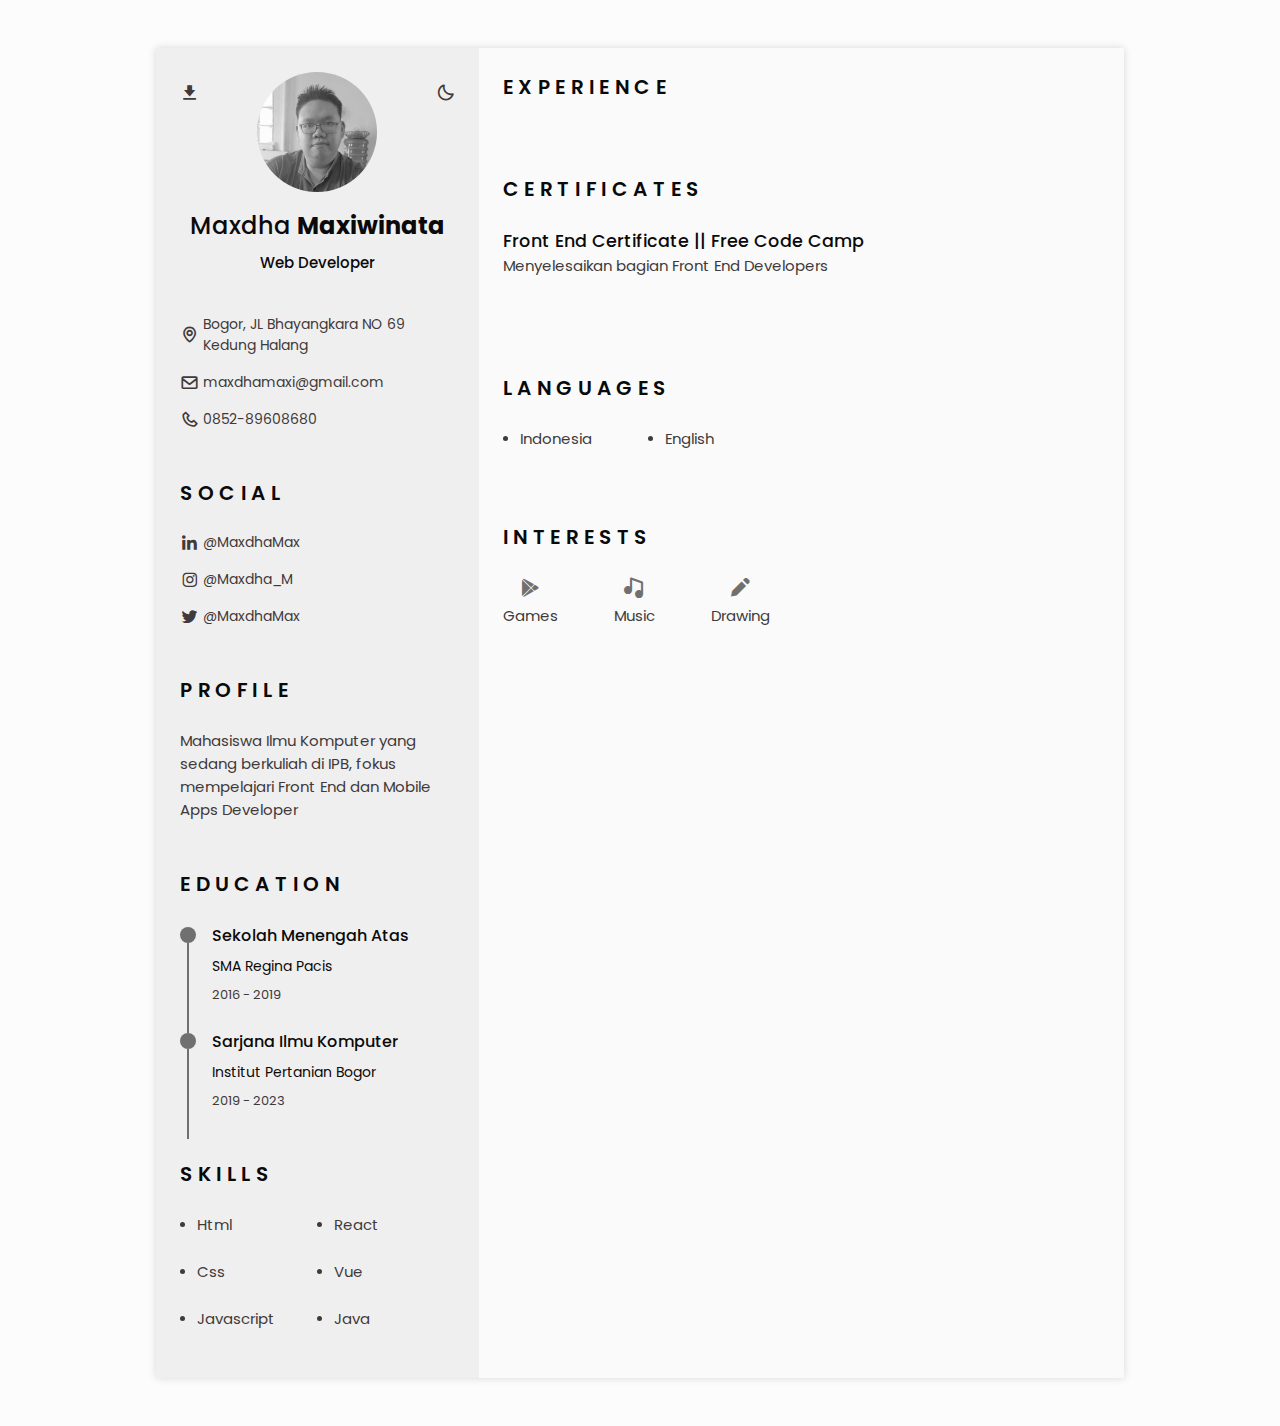
<file: index.html>
<!DOCTYPE html>
    <html lang="en">
    <head>
        <meta charset="UTF-8">
        <meta name="viewport" content="width=device-width, initial-scale=1.0">

        <!--========== BOX ICONS ==========-->
        <link rel="stylesheet" href="https://cdn.jsdelivr.net/npm/boxicons@latest/css/boxicons.min.css">

        <!--========== CSS ==========-->
        <link rel="stylesheet" href="assets/css/styles.css">

        <title>Resume CV || Maxdha Maxiwinata</title>
    </head>
    <body>
        <!--========== HEADER ==========-->
        <header class="l-header" id="header">
            <div class="nav bd-container">
                <a href="" class="nav__logo">Maxdha</a>

                <div class="nav__menu" id="nav-menu">
                    <ul class="nav__list">
                        <li class="nav__item">
                            <a href="#home" class="nav__link">
                                <i class='bx bx-home nav__icon' ></i>Home
                            </a>
                        </li>

                        <li class="nav__item">
                            <a href="#profile" class="nav__link">
                                <i class='bx bx-user nav__icon'></i>Profile
                            </a>
                        </li>

                        <li class="nav__item">
                            <a href="#education" class="nav__link">
                                <i class='bx bx-book-bookmark nav__icon' ></i> Education
                            </a>
                        </li>

                        <li class="nav__item">
                            <a href="#skills" class="nav__link">
                                <i class='bx bx-receipt nav__icon'></i>Skills
                            </a>
                        </li>

                        <li class="nav__item">
                            <a href="#experience" class="nav__link">
                                <i class='bx bx-briefcase nav__icon' ></i>Experience
                            </a>
                        </li>

                        <li class="nav__item">
                            <a href="#sertificate" class="nav__link">
                                <i class='bx bx-award nav__icon' ></i> Sertificate
                            </a>
                        </li>
                    </ul>
                </div>

                <div class="nav__toggle" id="nav-toggle">
                    <i class='bx bx-grid-small' ></i>
                </div>
            </div>
        </header>

        <main class="l-main bd-container">
            <!-- All elements within this div, is generated in PDF -->
            <div class="resume" id="area-cv">
                <div class="resume__left">
                    <!--========== HOME ==========-->
                    <section class="home" id="home">
                        <div class="home__container section bd-grid">
                            <div class="home__data bd-grid">
                                <img src="assets/img/Maxdha bw.jpg" alt="" class="home__img">

                                <h1 class="home__title">Maxdha <b> Maxiwinata</b></h1>
                                <h3 class="home__profession">Web Developer</h3>

                                <!-- Button to generate and download the pdf. Available for desktop. -->
                                <div>
                                    <a href="assets/pdf/CV Maxdha.pdf" class="home__button-movil">Download</a>
                                </div>
                            </div>

                            <div class="home__address bd-grid">
                                <span class="home__information">
                                    <i class='bx bx-map home__icon'></i>Bogor, JL Bhayangkara NO 69 Kedung Halang
                                </span>

                                <span class="home__information">
                                    <i class='bx bx-envelope home__icon' ></i> maxdhamaxi@gmail.com
                                </span>
                                
                                <span class="home__information">
                                   <i class='bx bx-phone home__icon'></i>0852-89608680
                                </span>
                            </div>
                        </div>
                        <!-- Theme change button -->
                        <i class='bx bx-moon change-theme' title="Theme" id="theme-button"></i>

                        <i class='bx bxs-download generate-pdf' title="Generate PDF" id="resume-button"></i>

                    </section>       
                        
                    <!--========== SOCIAL ==========-->
                    <section class="social section">
                        <h2 class="section-title">SOCIAL</h2>

                        <div class="social__container bd-grid">
                            <a href="https://www.linkedin.com/in/maxdha-maxiwinata-a66a761b6/" target="_blank" class="social__link">
                                <i class='bx bxl-linkedin social__icon'></i>@MaxdhaMax
                            </a>

                            <a href="https://instagram.com/maxdha_m" target="_blank" class="social__link">
                                <i class='bx bxl-instagram social__icon' ></i>@Maxdha_M
                            </a>

                            <a href="https://twitter.com/MaxdhaM?s=09" target="_blank" class="social__link">
                                <i class='bx bxl-twitter social__icon' ></i>@MaxdhaMax
                            </a>
                        </div>
                    </section>

                    <!--========== PROFILE ==========-->
                    <section class="profile section" id="profile">
                        <h2 class="section-title">Profile</h2>

                        <p class="profile__description">Mahasiswa Ilmu Komputer yang sedang berkuliah di IPB, fokus mempelajari Front End dan Mobile Apps Developer </p>
                    </section>
                    
                    <!--========== EDUCATION ==========-->
                    <section class="education section" id="education">
                        <h2 class="section-title">Education</h2>

                        <div class="education__container bd-grid">
                            <div class="education__content">
                                <div class="education__time">
                                    <span class="education__rounder"></span>
                                    <span class="education__line"></span>
                                </div>

                                <div class="education__data bd-grid">
                                    <h3 class="education__title">Sekolah Menengah Atas </h3>
                                    <span class="education__studies">SMA Regina Pacis</span>
                                    <span class="education__year">2016 - 2019</span>
                                </div>
                            </div>

                            <div class="education__content">
                                <div class="education__time">
                                    <span class="education__rounder"></span>
                                    <span class="education__line"></span>
                                </div>

                                <div class="education__data bd-grid">
                                    <h3 class="education__title"> Sarjana Ilmu Komputer</h3>
                                    <span class="education__studies">Institut Pertanian Bogor</span>
                                    <span class="education__year">2019 - 2023</span>
                                </div>
                            </div>
                        </div>
                    </section>


                    <!--========== SKILLS  ==========-->
                    <section class="skills section" id="skills">
                        <h2 class="section-title">Skills</h2>

                        <div class="skills__content bd-grid">
                            <ul class="skils__data">
                                <li class="skills__name">
                                    <span class="skills__circle"></span>Html
                                </li>
                                <li class="skills__name">
                                    <span class="skills__circle"></span>Css
                                </li>
                                <li class="skills__name">
                                    <span class="skills__circle"></span>Javascript
                                </li>
                            </ul>

                            <ul class="skils__data">
                                <li class="skills__name">
                                    <span class="skills__circle"></span>React
                                </li>
                                <li class="skills__name">
                                    <span class="skills__circle"></span>Vue
                                </li>
                                <li class="skills__name">
                                    <span class="skills__circle"></span>Java
                                </li>
                            </ul>
                        </div>
                    </section>

                </div>

                <div class="resume__right">
                    <!--========== EXPERIENCE ==========-->
                    <section class="experience section" id="experience">
                        <h2 class="section-title">Experience</h2>

                        <div class="experience__container bd-grid">
                            <div class="experience__content">
                                <!-- <div class="experience__time">
                                    <div class="experience__rounder"></div>
                                    <div class="experience__line"></div>
                                </div>

                                <div class="experience__data bg-grid">
                                    <h3 class="experience__title">Front End Developer</h3>
                                    <span class="experience__company"></span>
                                    <p class="experience__description"></p>
                                </div> -->
                            </div>
                        </div>
                    </section>

                    <!--========== CERTIFICATES ==========-->
                    <section class="certificate section" id="certificates">
                        <H2 class="section-title">Certificates</H2>

                        <div class="certificate__container bd-grid">
                            <div class="certificate__content">
                                <h3 class="sertificate__title">Front End Certificate || Free Code Camp</h3>
                                <p class="certificate__description">Menyelesaikan bagian Front End Developers</p>
                            </div>
                        </div>
                    </section>

                    <!--========== REFERENCES ==========-->
                    <section class="references section" id="references">
                        
                    </section>

                    <!--========== LANGUAGES ==========-->
                    <section class="languages section">
                        <h2 class="section-title">Languages</h2>

                        <div class="languages__container">
                            <ul class="languages__content bd-grid">
                                <li class="languages__name">
                                    <span class="languages__circle"></span> Indonesia
                                </li>
                                <li class="languages__name">
                                    <span class="languages__circle"></span> English
                                </li>
                            </ul>
                        </div>
                    </section>
                    
                    <!--========== INTERESTS ==========-->
                    <section class="interests section">
                        <h2 class="section-title">Interests</h2>

                        <div class="interests__container bd-grid">
                            <div class="interests__content">
                                <i class='bx bxl-play-store interests__icon' ></i>
                                <span class="interests__name">Games</span>
                            </div>

                            <div class="interests__content">
                                <i class='bx bxs-music interests__icon' ></i>
                                <span class="interests__name">Music</span>
                            </div>

                            <div class="interests__content">
                                <i class='bx bxs-pencil interests__icon' ></i>
                                <span class="interests__name">Drawing</span>
                            </div>

                        </div>
                    </section>
                </div>
            </div>        
        </main>

        <!--========== SCROLL TOP ==========-->
        <a href="" class="scrolltop" id="scroll-top">
            <i class='bx bx-up-arrow-alt scrolltop__icon' ></i>
        </a>

        <!--========== HTML2PDF ==========-->
        <script src="assets/js/html2pdf.bundle.min.js"></script>

        <!--========== MAIN JS ==========-->
        <script src="assets/js/main.js"></script>
    </body>
</html>
</file>
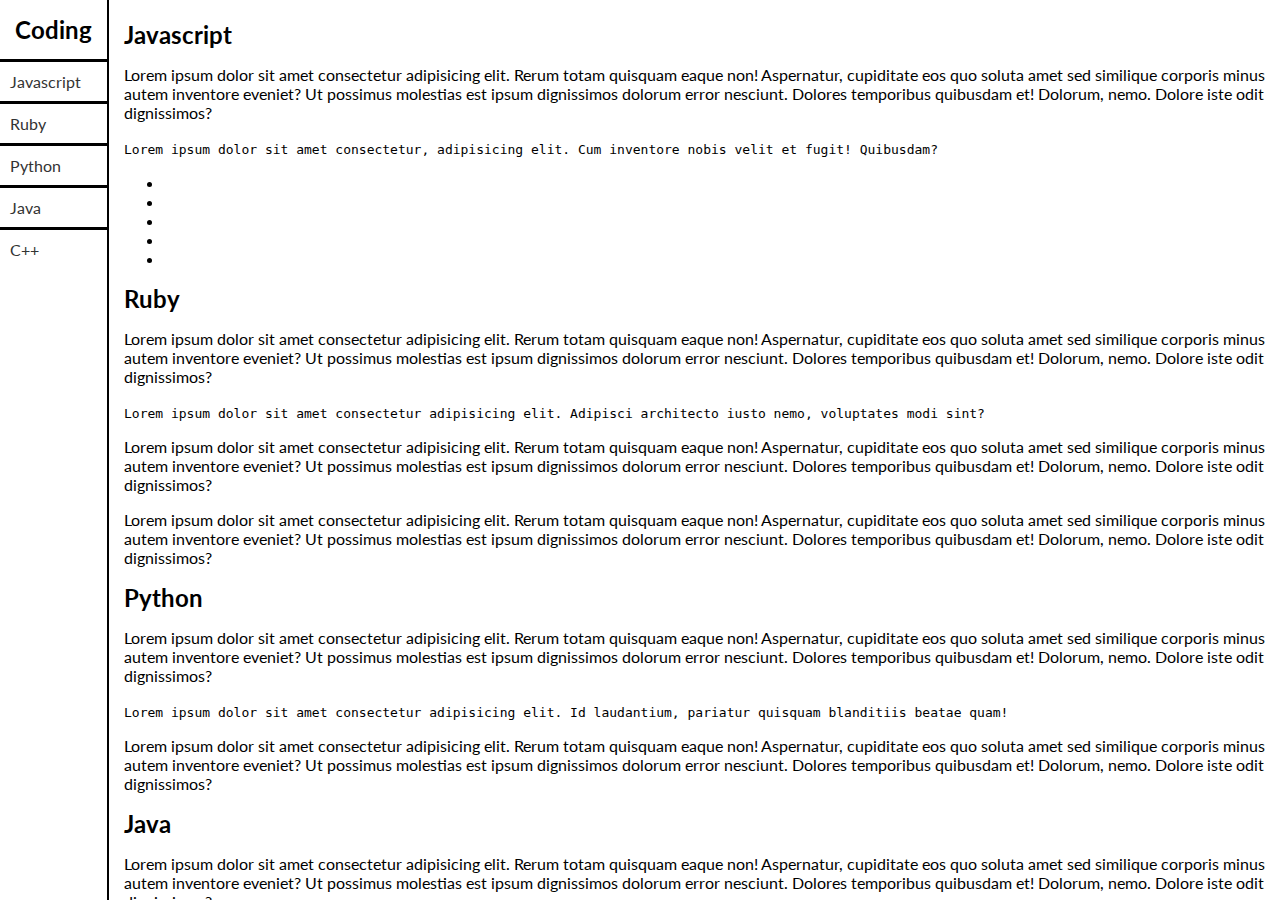
<file: document.html>
<!DOCTYPE html>
<html lang="en">
  <head>
    <meta charset="UTF-8" />
    <meta http-equiv="X-UA-Compatible" content="IE=edge" />
    <meta name="viewport" content="width=device-width, initial-scale=1.0" />
    <link rel="stylesheet" href="document.css" />
    <title>Document</title>
  </head>
  <body>
    <nav id="navbar">
      <header>Coding</header>
      <a href="#Javascript" class="nav-link">Javascript</a>
      <a href="#Ruby" class="nav-link">Ruby</a>
      <a href="#Python" class="nav-link">Python</a>
      <a href="#Java" class="nav-link">Java</a>
      <a href="#C++" class="nav-link">C++</a>
    </nav>
    <main id="main-doc">
      <section class="main-section" id="Javascript">
        <header>Javascript</header>
        <p>
          Lorem ipsum dolor sit amet consectetur adipisicing elit. Rerum totam quisquam eaque non! Aspernatur, cupiditate eos quo soluta amet sed similique corporis minus autem inventore eveniet? Ut possimus molestias est ipsum dignissimos
          dolorum error nesciunt. Dolores temporibus quibusdam et! Dolorum, nemo. Dolore iste odit dignissimos?
        </p>
        <code>Lorem ipsum dolor sit amet consectetur, adipisicing elit. Cum inventore nobis velit et fugit! Quibusdam?</code>
        <ul>
          <li></li>
          <li></li>
          <li></li>
          <li></li>
          <li></li>
        </ul>
      </section>

      <section class="main-section" id="Ruby">
        <header>Ruby</header>
        <p>
          Lorem ipsum dolor sit amet consectetur adipisicing elit. Rerum totam quisquam eaque non! Aspernatur, cupiditate eos quo soluta amet sed similique corporis minus autem inventore eveniet? Ut possimus molestias est ipsum dignissimos
          dolorum error nesciunt. Dolores temporibus quibusdam et! Dolorum, nemo. Dolore iste odit dignissimos?
        </p>
        <code>Lorem ipsum dolor sit amet consectetur adipisicing elit. Adipisci architecto iusto nemo, voluptates modi sint?</code>
        <p>
          Lorem ipsum dolor sit amet consectetur adipisicing elit. Rerum totam quisquam eaque non! Aspernatur, cupiditate eos quo soluta amet sed similique corporis minus autem inventore eveniet? Ut possimus molestias est ipsum dignissimos
          dolorum error nesciunt. Dolores temporibus quibusdam et! Dolorum, nemo. Dolore iste odit dignissimos?
        </p>
        <p>
          Lorem ipsum dolor sit amet consectetur adipisicing elit. Rerum totam quisquam eaque non! Aspernatur, cupiditate eos quo soluta amet sed similique corporis minus autem inventore eveniet? Ut possimus molestias est ipsum dignissimos
          dolorum error nesciunt. Dolores temporibus quibusdam et! Dolorum, nemo. Dolore iste odit dignissimos?
        </p>
      </section>

      <section class="main-section" id="Python">
        <header>Python</header>
        <p>
          Lorem ipsum dolor sit amet consectetur adipisicing elit. Rerum totam quisquam eaque non! Aspernatur, cupiditate eos quo soluta amet sed similique corporis minus autem inventore eveniet? Ut possimus molestias est ipsum dignissimos
          dolorum error nesciunt. Dolores temporibus quibusdam et! Dolorum, nemo. Dolore iste odit dignissimos?
        </p>
        <code>Lorem ipsum dolor sit amet consectetur adipisicing elit. Id laudantium, pariatur quisquam blanditiis beatae quam!</code>
        <p>
          Lorem ipsum dolor sit amet consectetur adipisicing elit. Rerum totam quisquam eaque non! Aspernatur, cupiditate eos quo soluta amet sed similique corporis minus autem inventore eveniet? Ut possimus molestias est ipsum dignissimos
          dolorum error nesciunt. Dolores temporibus quibusdam et! Dolorum, nemo. Dolore iste odit dignissimos?
        </p>
      </section>

      <section class="main-section" id="Java">
        <header>Java</header>
        <p>
          Lorem ipsum dolor sit amet consectetur adipisicing elit. Rerum totam quisquam eaque non! Aspernatur, cupiditate eos quo soluta amet sed similique corporis minus autem inventore eveniet? Ut possimus molestias est ipsum dignissimos
          dolorum error nesciunt. Dolores temporibus quibusdam et! Dolorum, nemo. Dolore iste odit dignissimos?
        </p>
        <code>Lorem ipsum dolor sit amet consectetur adipisicing elit. Id laudantium, pariatur quisquam blanditiis beatae quam!</code>
        <p>
          Lorem ipsum dolor sit amet consectetur adipisicing elit. Rerum totam quisquam eaque non! Aspernatur, cupiditate eos quo soluta amet sed similique corporis minus autem inventore eveniet? Ut possimus molestias est ipsum dignissimos
          dolorum error nesciunt. Dolores temporibus quibusdam et! Dolorum, nemo. Dolore iste odit dignissimos?
        </p>
      </section>

      <section class="main-section" id="C++">
        <header>C++</header>
        <p>
          Lorem ipsum dolor sit amet consectetur adipisicing elit. Rerum totam quisquam eaque non! Aspernatur, cupiditate eos quo soluta amet sed similique corporis minus autem inventore eveniet? Ut possimus molestias est ipsum dignissimos
          dolorum error nesciunt. Dolores temporibus quibusdam et! Dolorum, nemo. Dolore iste odit dignissimos?
        </p>
        <code>Lorem ipsum dolor sit amet consectetur adipisicing elit. Id laudantium, pariatur quisquam blanditiis beatae quam!</code>
        <p>
          Lorem ipsum dolor sit amet consectetur adipisicing elit. Rerum totam quisquam eaque non! Aspernatur, cupiditate eos quo soluta amet sed similique corporis minus autem inventore eveniet? Ut possimus molestias est ipsum dignissimos
          dolorum error nesciunt. Dolores temporibus quibusdam et! Dolorum, nemo. Dolore iste odit dignissimos?
        </p>
      </section>
    </main>
    <script src="https://cdn.freecodecamp.org/testable-projects-fcc/v1/bundle.js"></script>
  </body>
</html>
</file>
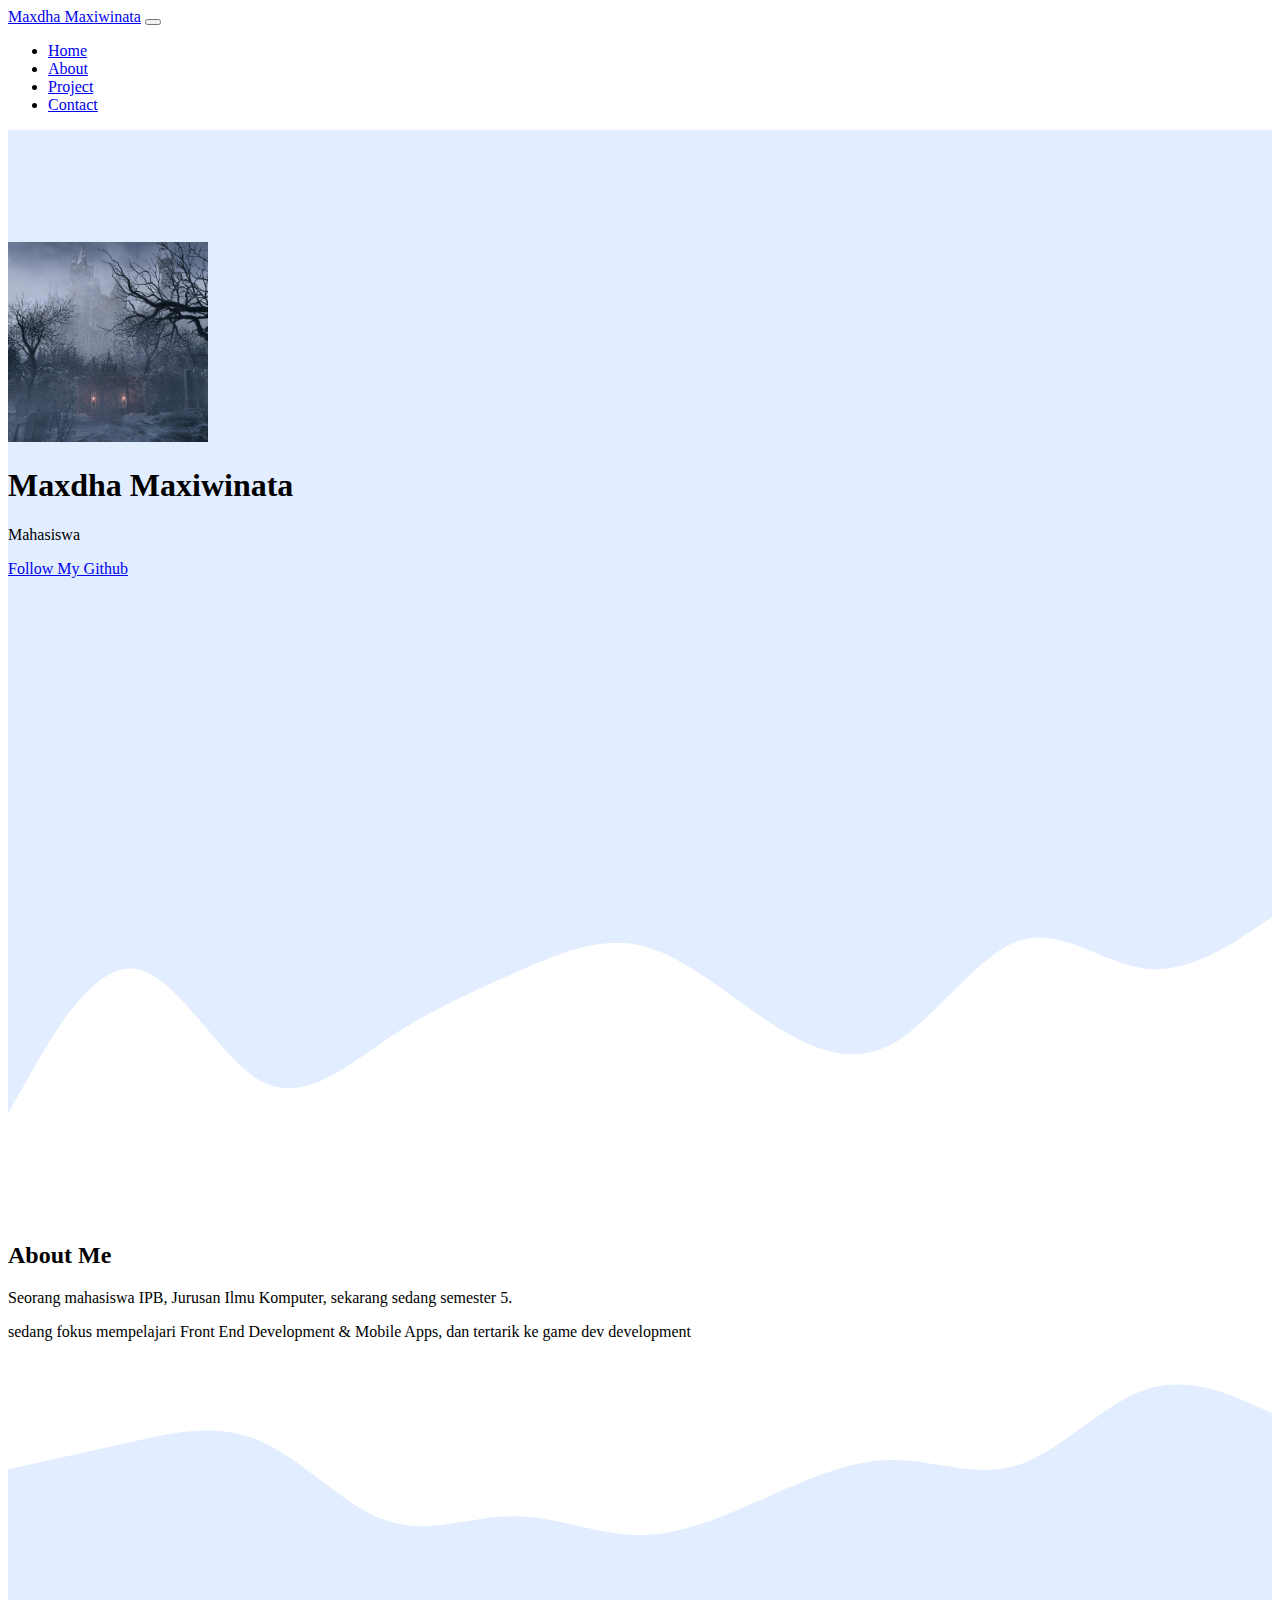
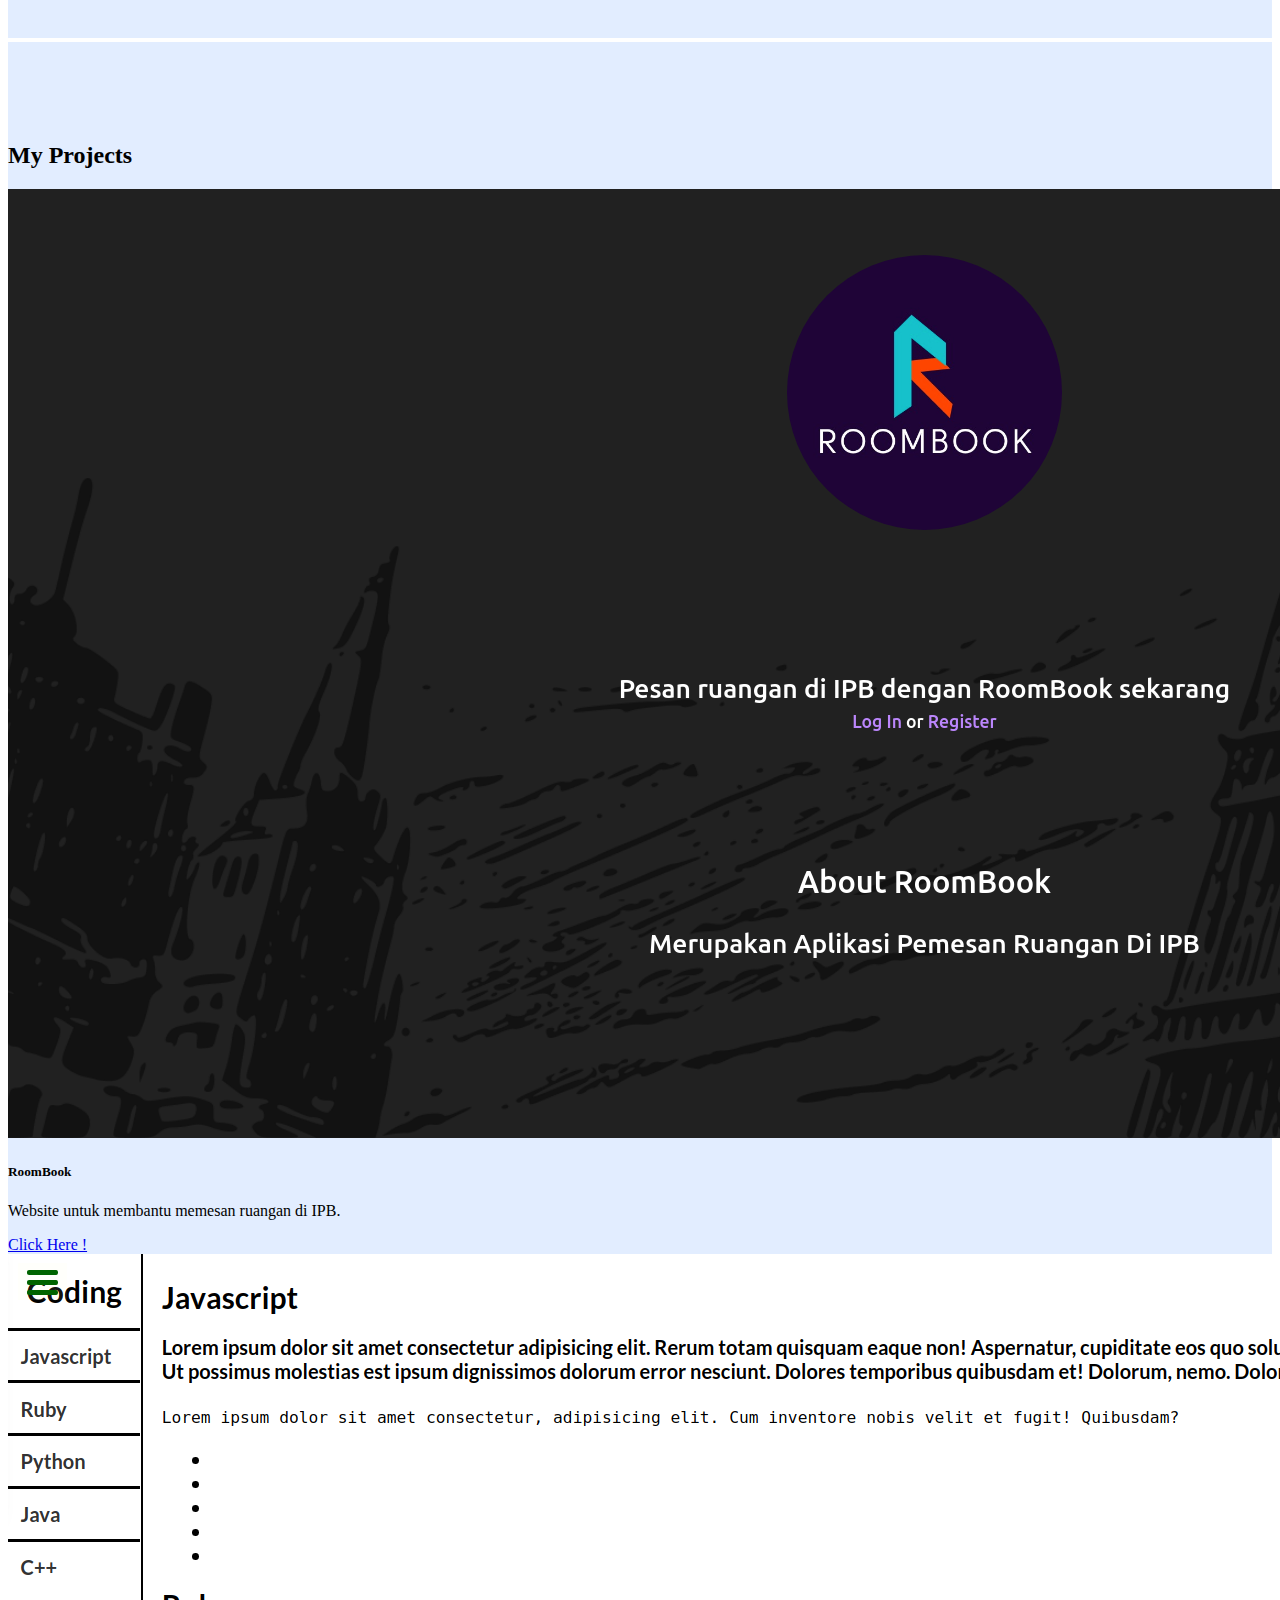
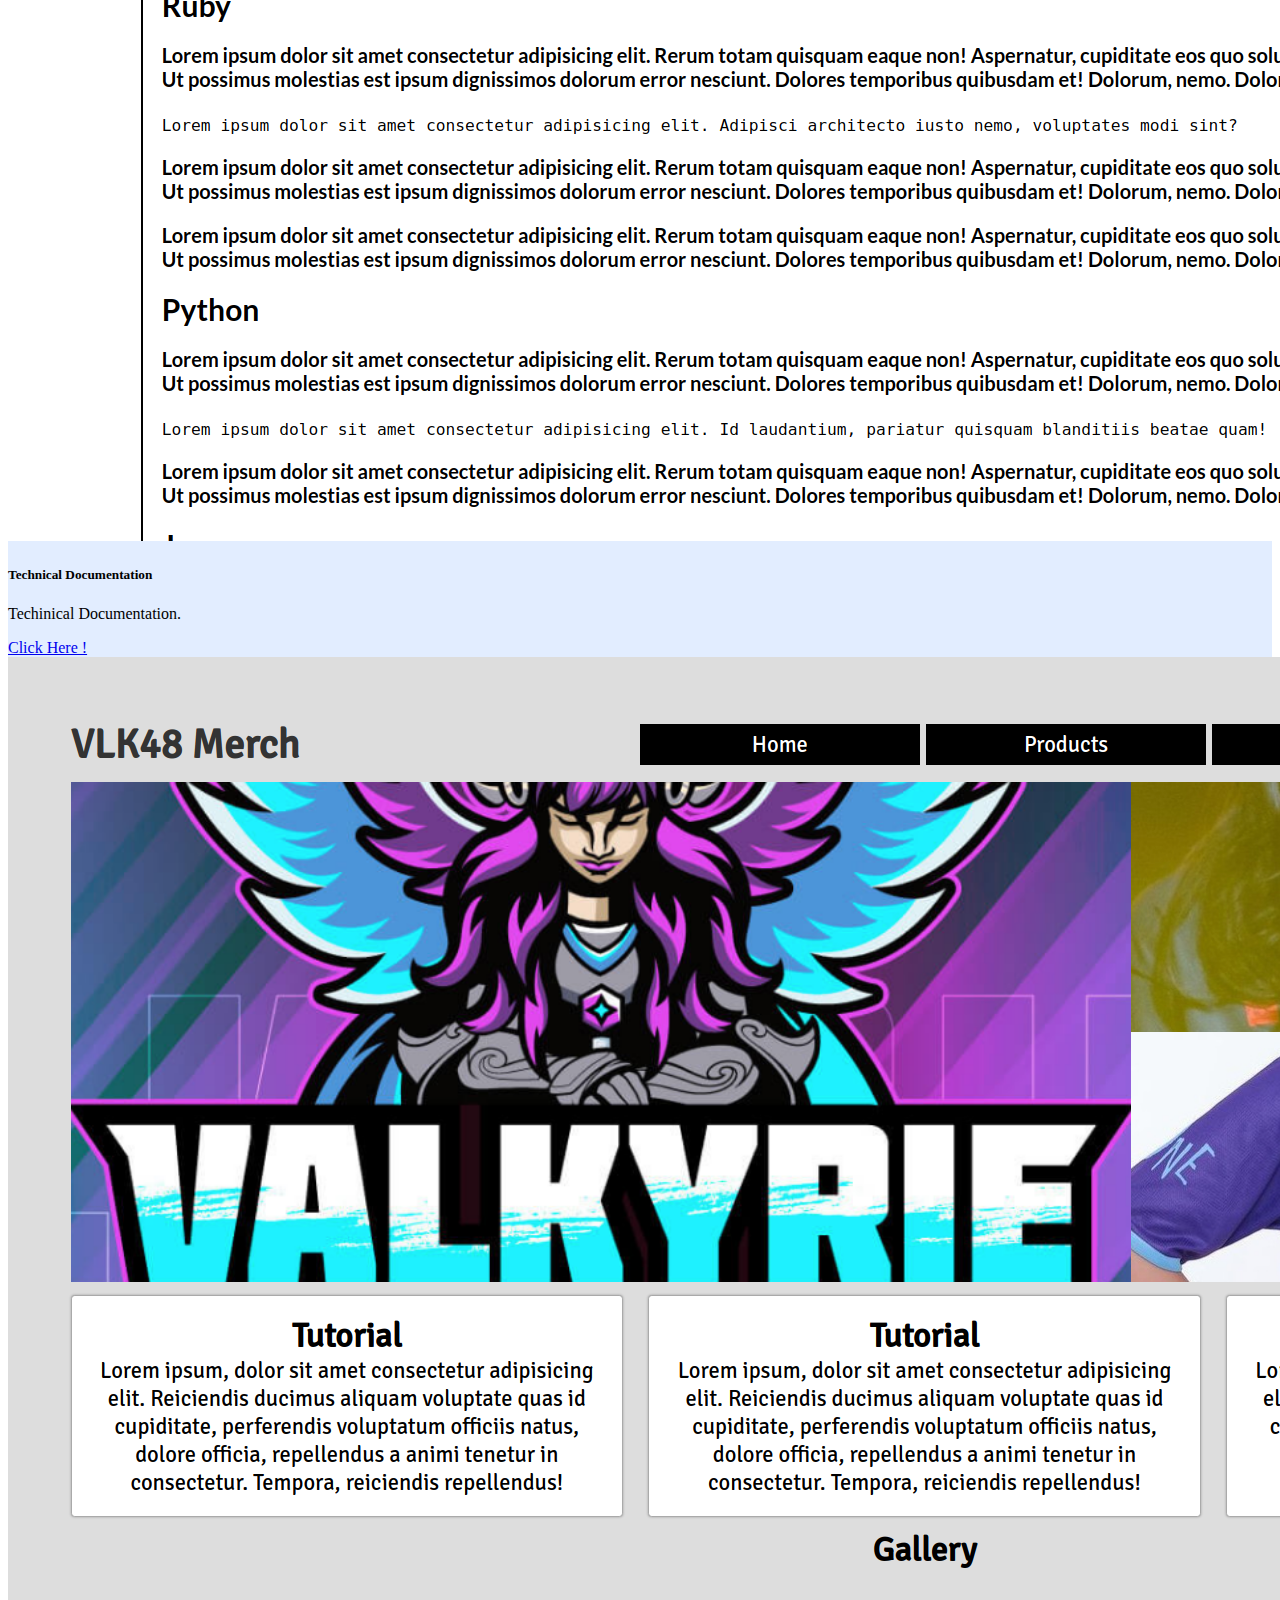
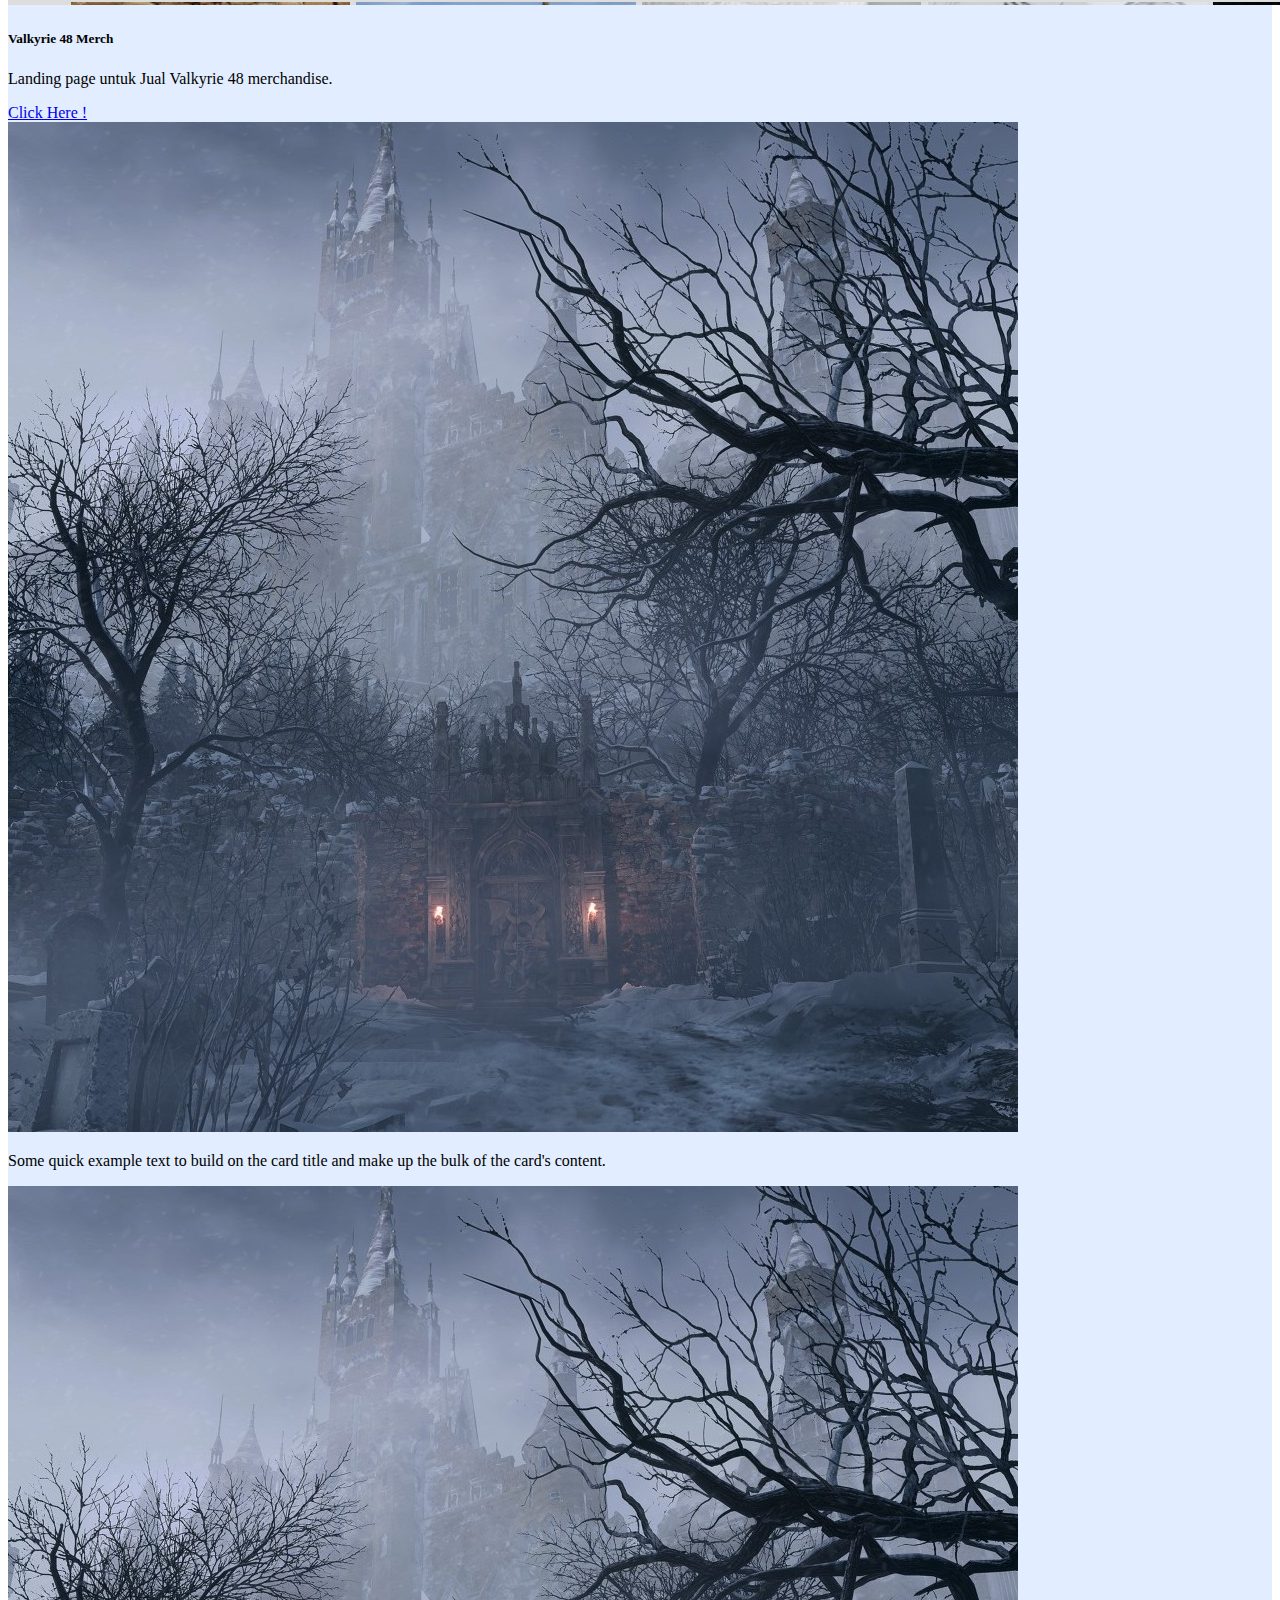
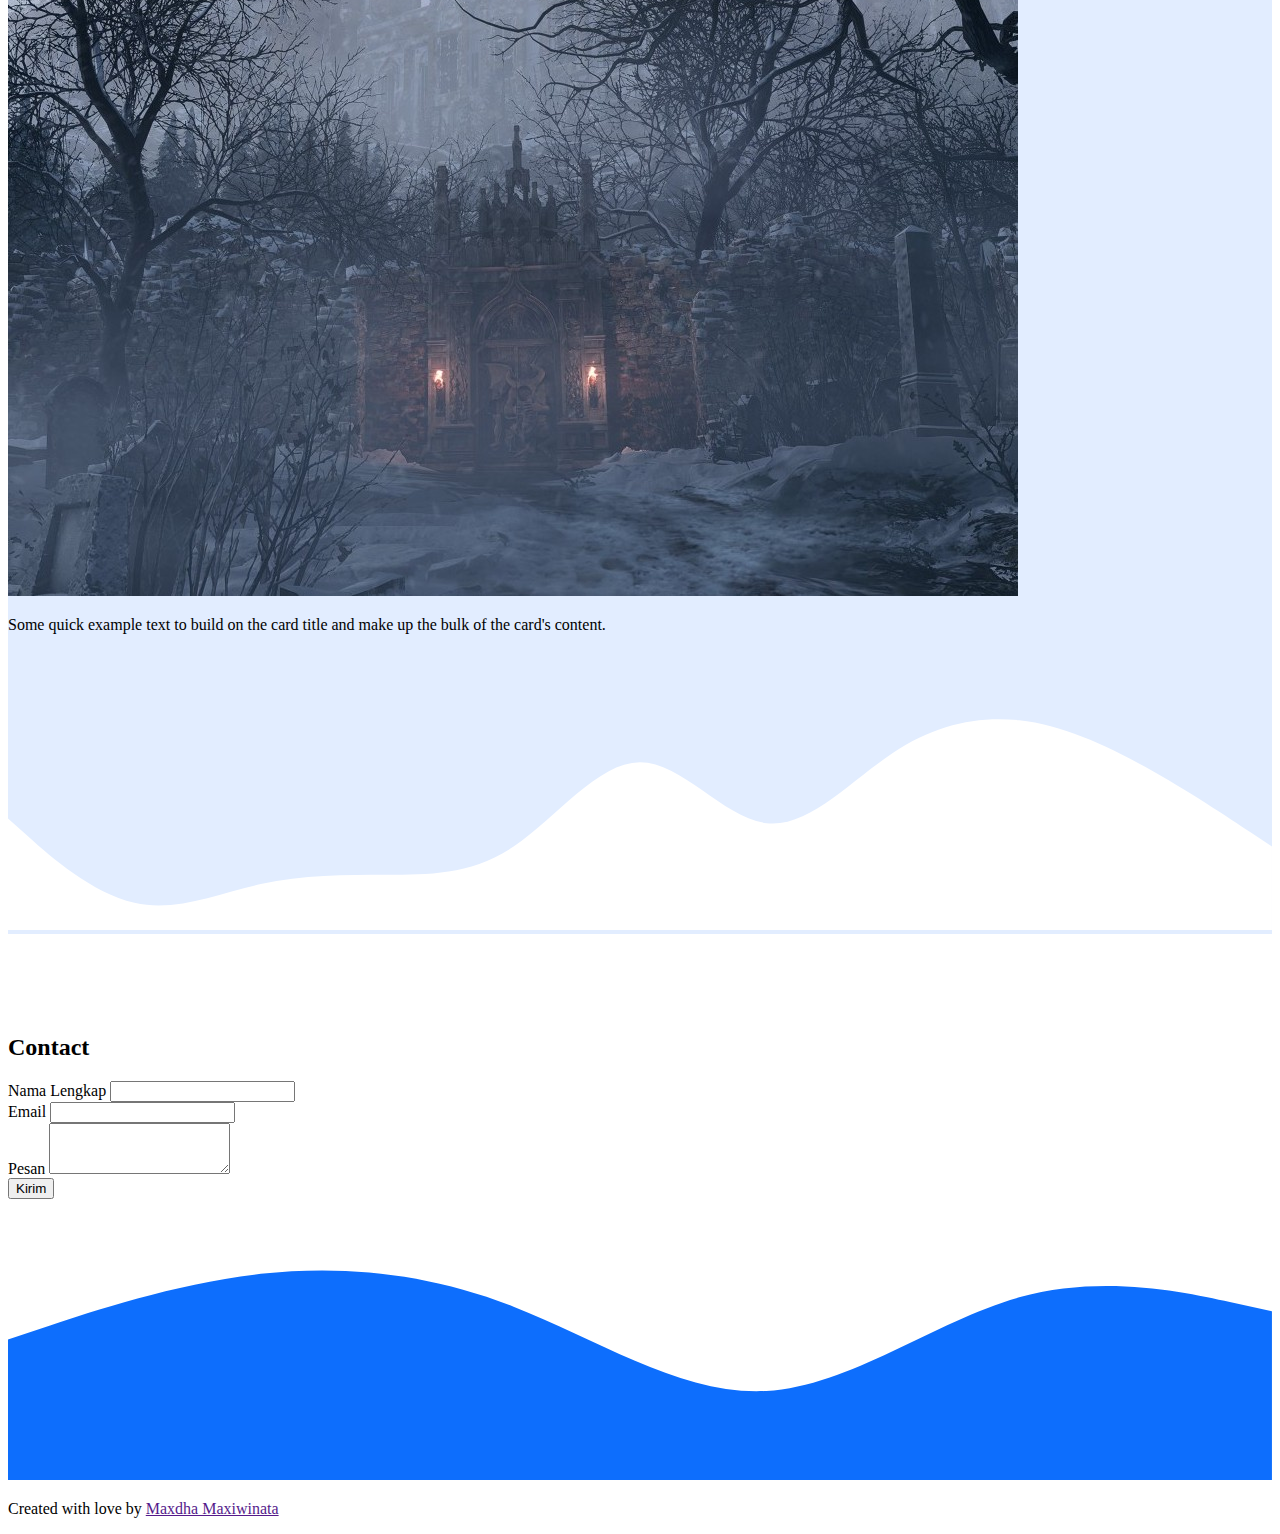
<file: portofolio.html>
<!DOCTYPE html>
<html lang="en">
  <head>
    <!-- Required meta tags -->
    <meta charset="utf-8" />
    <meta name="viewport" content="width=device-width, initial-scale=1" />

    <!-- Bootstrap CSS -->
    <link href="https://cdn.jsdelivr.net/npm/bootstrap@5.0.1/dist/css/bootstrap.min.css" rel="stylesheet" integrity="sha384-+0n0xVW2eSR5OomGNYDnhzAbDsOXxcvSN1TPprVMTNDbiYZCxYbOOl7+AMvyTG2x" crossorigin="anonymous" />

    <link rel="stylesheet" href="portofolio.css" />

    <title>My Portfolio | Maxdha Maxiwinata</title>
  </head>
  <body id="home">
    <!-- Navbar -->
    <nav class="navbar navbar-expand-lg navbar-light bg-primary shadow-sm fixed-top" id="navbar">
      <div class="container">
        <a class="navbar-brand" href="#">Maxdha Maxiwinata</a>
        <button class="navbar-toggler" type="button" data-bs-toggle="collapse" data-bs-target="#navbarNav" aria-controls="navbarNav" aria-expanded="false" aria-label="Toggle navigation">
          <span class="navbar-toggler-icon"></span>
        </button>
        <div class="collapse navbar-collapse" id="navbarNav">
          <ul class="navbar-nav ms-auto">
            <li class="nav-item">
              <a class="nav-link active" aria-current="page" href="#home">Home</a>
            </li>
            <li class="nav-item">
              <a class="nav-link" href="#about">About</a>
            </li>
            <li class="nav-item">
              <a class="nav-link" href="#projects">Project</a>
            </li>
            <li class="nav-item">
              <a class="nav-link" href="#contact">Contact</a>
            </li>
          </ul>
        </div>
      </div>
    </nav>
    <!-- Akhir Navbar -->

    <!-- Jumbotron -->
    <section class="jumbotron text-center" id="welcome-section">
      <img src="img/1081778 (1).jpg" alt="Maxdha Maxiwinata" style="width: 200px" class="rounded-circle img-thumbnail" />
      <h1 class="display-4">Maxdha Maxiwinata</h1>
      <p class="lead">Mahasiswa</p>
      <a href="https://github.com/MaxdhaMax" target="_blank" class="btn btn-dark btn-github" id="profile-link"> Follow My Github <i class="bi bi-github"></i></a>
      <svg class="wave1" xmlns="http://www.w3.org/2000/svg" viewBox="0 0 1440 320">
        <path
          fill="#ffffff"
          fill-opacity="1"
          d="M0,288L24,245.3C48,203,96,117,144,122.7C192,128,240,224,288,250.7C336,277,384,235,432,202.7C480,171,528,149,576,128C624,107,672,85,720,96C768,107,816,149,864,181.3C912,213,960,235,1008,208C1056,181,1104,107,1152,90.7C1200,75,1248,117,1296,122.7C1344,128,1392,96,1416,80L1440,64L1440,320L1416,320C1392,320,1344,320,1296,320C1248,320,1200,320,1152,320C1104,320,1056,320,1008,320C960,320,912,320,864,320C816,320,768,320,720,320C672,320,624,320,576,320C528,320,480,320,432,320C384,320,336,320,288,320C240,320,192,320,144,320C96,320,48,320,24,320L0,320Z"
        ></path>
      </svg>
    </section>
    <!-- Akhir Jumbotron -->

    <!-- About -->
    <section class="about" id="about">
      <div class="container">
        <div class="row text-center mb-3">
          <div class="col">
            <h2>About Me</h2>
          </div>
        </div>
        <div class="row justify-content-center fs-5 text-center">
          <div class="col-md-4">
            <p> Seorang mahasiswa IPB, Jurusan Ilmu Komputer, sekarang sedang semester 5.</p>
          </div>
          <div class="col-md-4">
            <p> sedang fokus mempelajari Front End Development & Mobile Apps, dan tertarik ke game dev development</p>
          </div>
        </div>
      </div>
      <svg xmlns="http://www.w3.org/2000/svg" viewBox="0 0 1440 320">
        <path
          fill="#e2edff"
          fill-opacity="1"
          d="M0,128L24,122.7C48,117,96,107,144,96C192,85,240,75,288,96C336,117,384,171,432,186.7C480,203,528,181,576,181.3C624,181,672,203,720,202.7C768,203,816,181,864,160C912,139,960,117,1008,117.3C1056,117,1104,139,1152,122.7C1200,107,1248,53,1296,37.3C1344,21,1392,43,1416,53.3L1440,64L1440,320L1416,320C1392,320,1344,320,1296,320C1248,320,1200,320,1152,320C1104,320,1056,320,1008,320C960,320,912,320,864,320C816,320,768,320,720,320C672,320,624,320,576,320C528,320,480,320,432,320C384,320,336,320,288,320C240,320,192,320,144,320C96,320,48,320,24,320L0,320Z"
        ></path>
      </svg>
    </section>
    <!-- Akhir About -->

    <!-- projects -->
    <section id="projects">
      <div class="container">
        <div class="row text-center">
          <div class="col">
            <h2>My Projects</h2>
          </div>
        </div>
        <div class="row justify-content-center">
          <div class="col-md-4 mb-3">
            <div class="card project-tile">
              <img src="img/RoomBook.png" class="card-img-top" alt="projects 1" />
              <div class="card-body">
                <h5 class="card-title">RoomBook</h5>
                <p class="card-text">Website untuk membantu memesan ruangan di IPB.</p>
                <a href="https://roombook.pythonanywhere.com/" target="_blank" class="btn btn-primary">Click Here !</a>
              </div>
            </div>
          </div>
          <div class="col-md-4 mb-3">
            <div class="card project-tile">
              <img src="img/Document.png" class="card-img-top" alt="projects 2" />
              <div class="card-body">
                <h5 class="card-title">Technical Documentation</h5>
                <p class="card-text">Techinical Documentation.</p>
                <a href="https://maxdhamax.github.io/Free-code-camp/document.html" target="_blank" class="btn btn-primary">Click Here !</a>
              </div>
            </div>
          </div>
          <div class="col-md-4 mb-3">
            <div class="card project-tile">
              <img src="img/JKT48 Merch.png" class="card-img-top" alt="projects 3" />
              <div class="card-body">
                <h5 class="card-title">Valkyrie 48 Merch</h5>
                <p class="card-text">Landing page untuk Jual Valkyrie 48 merchandise.</p>
                <a href="https://maxdhamax.github.io/Free-code-camp/landing.html" target="_blank" class="btn btn-primary">Click Here !</a>
              </div>
            </div>
          </div>
          <div class="col-md-4 mb-3">
            <div class="card project-tile">
              <img src="img/1081778 (1).jpg" class="card-img-top" alt="projects 4" />
              <div class="card-body">
                <p class="card-text">Some quick example text to build on the card title and make up the bulk of the card's content.</p>
              </div>
            </div>
          </div>
          <div class="col-md-4 mb-3">
            <div class="card project-tile">
              <img src="img/1081778 (1).jpg" class="card-img-top" alt="projects 5" />
              <div class="card-body">
                <p class="card-text">Some quick example text to build on the card title and make up the bulk of the card's content.</p>
              </div>
            </div>
          </div>
        </div>
      </div>
      <svg xmlns="http://www.w3.org/2000/svg" viewBox="0 0 1440 320">
        <path
          fill="#ffffff"
          fill-opacity="1"
          d="M0,192L24,213.3C48,235,96,277,144,288C192,299,240,277,288,266.7C336,256,384,256,432,256C480,256,528,256,576,224C624,192,672,128,720,128C768,128,816,192,864,197.3C912,203,960,149,1008,117.3C1056,85,1104,75,1152,80C1200,85,1248,107,1296,133.3C1344,160,1392,192,1416,208L1440,224L1440,320L1416,320C1392,320,1344,320,1296,320C1248,320,1200,320,1152,320C1104,320,1056,320,1008,320C960,320,912,320,864,320C816,320,768,320,720,320C672,320,624,320,576,320C528,320,480,320,432,320C384,320,336,320,288,320C240,320,192,320,144,320C96,320,48,320,24,320L0,320Z"
        ></path>
      </svg>
    </section>
    <!-- Akhir Projects -->

    <!-- contact -->
    <section id="contact">
      <div class="container">
        <div class="row text-center mb-3">
          <div class="col">
            <h2>Contact</h2>
          </div>
        </div>
        <div class="row justify-content-center">
          <div class="col-md-6">
            <form>
              <div class="mb-3">
                <label for="name" class="form-label">Nama Lengkap</label>
                <input type="text" class="form-control" id="name" aria-describedby="emailHelp" />
              </div>
              <div class="mb-3">
                <label for="email" class="form-label">Email</label>
                <input type="email" class="form-control" id="email" aria-describedby="emailHelp" />
              </div>
              <div class="mb-3">
                <label for="pesan" class="form-label">Pesan</label>
                <textarea class="form-control" id="pesan" rows="3"></textarea>
              </div>
              <button type="submit" class="btn btn-primary">Kirim</button>
            </form>
          </div>
        </div>
      </div>
      <svg xmlns="http://www.w3.org/2000/svg" viewBox="0 0 1440 320">
        <path
          fill="#0d6efd"
          fill-opacity="1"
          d="M0,160L48,144C96,128,192,96,288,85.3C384,75,480,85,576,122.7C672,160,768,224,864,218.7C960,213,1056,139,1152,112C1248,85,1344,107,1392,117.3L1440,128L1440,320L1392,320C1344,320,1248,320,1152,320C1056,320,960,320,864,320C768,320,672,320,576,320C480,320,384,320,288,320C192,320,96,320,48,320L0,320Z"
        ></path>
      </svg>
    </section>
    <!-- Akhir Contact -->

    <!-- Footer -->
    <footer class="bg-primary text-white text-center pb-5">
      <p class="text-white fw-bold">Created with love by <a href="" class="text-white"> Maxdha Maxiwinata</a></p>
    </footer>
    <!-- Akhir Footer -->

    <script src="https://cdn.jsdelivr.net/npm/bootstrap@5.0.1/dist/js/bootstrap.bundle.min.js" integrity="sha384-gtEjrD/SeCtmISkJkNUaaKMoLD0//ElJ19smozuHV6z3Iehds+3Ulb9Bn9Plx0x4" crossorigin="anonymous"></script>
    </body>
</html>
</file>
<file: assets/css/styles.css>
/*===== GOOGLE FONTS =====*/
@import url("https://fonts.googleapis.com/css2?family=Poppins:wght@400;500;600&display=swap");

/*===== VARIABLES CSS =====*/
:root {
  --header-height: 3rem;

  /*========== Colors ==========*/
  --title-color: #0b0a0a;
  --text-color: #403a3a;
  --text-color-light: #707070;
  --container-color: #fafafa;
  --container-color-alt: #f0efef;
  --body-color: #fcfcfc;

  /*========== Font and typography ==========*/
  --body-font: "Poppins", sans-serif;
  --h1-font-size: 1.5rem;
  --h2-font-size: 1.25rem;
  --h3-font-size: 1rem;
  --normal-font-size: 0.938rem;
  --small-font-size: 0.875rem;
  --smaller-font-size: 0.813rem;

  /*========== Font weight ==========*/
  --font-medium: 500;
  --font-semi-bold: 600;

  /*========== Margenes ==========*/
  --mb-1: 0.5rem;
  --mb-2: 1rem;
  --mb-3: 1.5rem;

  /*========== z index ==========*/
  --z-tooltip: 10;
  --z-fixed: 100;
}

/*========== BASE ==========*/
*,
::after,
::before {
  box-sizing: border-box;
}

html {
  scroll-behavior: smooth;
}
/*========== Variables Dark theme ==========*/
body.dark-theme{
  --title-color: #F2F2F2;
  --text-color: #bfbfbf;
  --container-color: #212121;
  --container-color-alt: #181616;
  --body-color: #2b2b2b;
}


/*========== Button Dark/Light ==========*/
.change-theme{
  position: absolute;
  right: 0;
  top: 2.2rem;
  display: flex;
  color: var(--text-color);
  font-size: 1.2rem;
  cursor: pointer;
}

.change-theme:hover{
  color: var(--title-color);
}
/*========== Font size variables to scale cv ==========*/
body.scale-cv{
  --h1-font-size: .938rem;
  --h2-font-size: .938rem;
  --h3-font-size: .875rem;
  --normal-font-size: 0.813rem;
  --small-font-size: 0.75rem;
  --smaller-font-size: 0.688rem;
}

/*========== Generate PDF button ==========*/
.generate-pdf{
  display: none;
  position: absolute;
  top: 2.2rem;
  left: 0;
  font-size: 1.2rem;
  color: var(--text-color);
  cursor: pointer;
}

.generate-pdf:hover{
  color: var(--title-color);
}

/*========== Classes modified to reduce size and print on A4 sheet ==========*/
.scale-cv .change-theme,
.scale-cv .generate-pdf{
  display: none;
}

.scale-cv .bd-container{
  max-width: 595px;
}

.scale-cv .section{
  padding: 1.5rem 0 .80rem;
}

.scale-cv .section-title{
  margin-bottom: .75rem;
}

.scale-cv .resume__left,
.scale-cv .resume__right{
  padding: 0 1rem;
}

.scale-cv .home__img{
  width: 90px;
  height: 90px;
}

.scale-cv .home__container{
  gap: 1.5rem;
}

.scale-cv .home__data{
  gap: .25rem;
}

.scale-cv .home__address,
.scale-cv .social__container{
  gap: .75rem;
}

.scale-cv .home__icon,
.scale-cv .social__icon,
.scale-cv ,.interests__icon{
  font-size: 1rem;
}

.scale-cv .education__container,
.scale-cv .experience__container,
.scale-cv .certificate__container{
  gap: 1rem;
}

.scale-cv .education__time,
.scale-cv .experience__time{
  padding-right: .5rem;
}

.scale-cv .education__rounder,
.scale-cv ,.experience__rounder{
  width: 11px;
  height: 11px;
  margin-top: .22rem;
}

.scale-cv .education__line,
.scale-cv .experience__line{
  width: 1px;
  height: 110%;
  transform: translate(5px, 0);
}

.scale-cv .education__data,
.scale-cv .experience__data{
  gap: .25rem;
}

.scale-cv .skills__name{
  margin-bottom: var(--mb-1);
}

.scale-cv .interests__container{
  column-gap: 2.5rem;
}

body {
  margin: 0 0 var(--header-height) 0;
  padding: 0;
  font-family: var(--body-font);
  font-size: var(--normal-font-size);
  background-color: var(--body-color);
  color: var(--text-color);
}

h1,
h2,
h3,
ul,
p {
  margin: 0;
}

h1,
h2,
h3 {
  color: var(--title-color);
  font-weight: var(--font-medium);
}

ul {
  padding: 0;
  list-style: none;
}

a {
  text-decoration: none;
}

img {
  width: 100%;
  height: auto;
}
/*========== CLASS CSS ==========*/
.section {
  padding: 1.5rem 0;
}

.section-title {
  font-size: var(--h2-font-size);
  color: var(--title-color);
  font-weight: var(--font-semi-bold);
  text-transform: uppercase;
  letter-spacing: 0.35rem;
  text-align: center;
  margin-bottom: var(--mb-3);
}
/*========== LAYOUT ==========*/
.bd-container {
  max-width: 968px;
  width: calc(100% - 3rem);
  margin-left: var(--mb-3);
  margin-right: var(--mb-3);
}

.bd-grid {
  display: grid;
  gap: 1.5rem;
}

.l-header {
  width: 100%;
  position: fixed;
  bottom: 0;
  left: 0;
  z-index: var(--z-fixed);
  background-color: var(--body-color);
  box-shadow: 0 -1px 4px rgba(0, 0, 0, 0.1);
  transition: 0.3s;
}
/*========== NAV ==========*/
.nav {
  height: var(--header-height);
  display: flex;
  justify-content: space-between;
  align-items: center;
}

@media screen and (max-width: 968px) {
  .nav__menu {
    position: fixed;
    bottom: -100%;
    left: 0;
    width: 100%;
    padding: 2rem 1.5rem;
    background-color: var(--body-color);
    box-shadow: 0 1px 4px rgba(0, 0, 0, 0.1);
    border-radius: 1rem 1rem 0 0;
    transition: 0.3s;
  }
}

.nav__logo,
.nav__toggle {
  color: var(--title-color);
  font-weight: var(--font-medium);
}

.nav__toggle {
  font-size: 1.2rem;
  cursor: pointer;
}

.nav__item {
  text-align: center;
}

.nav__list {
  display: grid;
  grid-template-columns: repeat(3, 1fr);
  gap: 2rem;
}

.nav__link {
  display: flex;
  flex-direction: column;
  font-size: var(--smaller-font-size);
  color: var(--text-color-light);
  font-weight: var(--font-medium);
}

.nav__link:hover {
  color: var(--title-color);
}

.nav__icon {
  font-size: 1.2rem;
  margin-bottom: var(--mb-1);
}
/* Show menu */
.show-menu {
  bottom: var(--header-height);
}

/* Active menu link */
.active-link {
  color: var(--title-color);
}

/*========== HOME ==========*/
.home {
  position: relative;
}

.home__container {
  gap: 3rem;
}

.home__data {
  gap: 0.5rem;
  text-align: center;
}

.home__img {
  width: 120px;
  height: 120px;
  border-radius: 50%;
  justify-self: center;
  margin-bottom: var(--mb-1);
}

.home__title {
  font-size: var(--h1-font-size);
}

.home__profession {
  font-size: var(--normal-font-size);
  margin-bottom: var(--mb-1);
}

.home__address {
  gap: 1rem;
}

.home__information {
  display: flex;
  align-items: center;
  font-size: var(--small-font-size);
}

.home__icon {
  font-size: 1.2rem;
  margin-right: 0.25rem;
}

.home__button-movil {
  display: inline-block;
  border: 2px solid var(--text-color);
  color: var(--title-color);
  padding: 1rem 2rem;
  border-radius: 0.25rem;
  transition: 0.3s;
  font-weight: var(--font-medium);
  margin-top: var(--mb-3);
}

.home__button-movil:hover {
  background-color: var(--text-color);
  color: var(--container-color);
}
/*========== SOCIAL ==========*/
.social__container{
  grid-template-columns: max-content;
  gap: 1rem;
}

.social__link{
  display: inline-flex;
  align-items: center;
  font-size: var(--small-font-size);
  color: var(--text-color);
}

.social__link:hover{
  color: var(--title-color);
}

.social__icon{
  font-size: 1.2rem;
  margin-right: .25rem;
}
/*========== PROFILE ==========*/
.profile__description{
  text-align: center;
}

/*========== EDUCATION AND EXPERIENCE ==========*/
.education__content,
.experience__content{
  display: flex;
}

.education__time,
.experience__time{
  padding-right: 1rem;
}

.education__rounder,
.experience__rounder{
  position: relative;
  display: block;
  width: 16px;
  height: 16px;
  background-color: var(--text-color-light);
  border-radius: 50%;
  margin-top: .25rem;
}

.education__line,
.experience__line{
  display: block;
  width: 2px;
  height: 110%;
  background-color: var(--text-color-light);
  transform: translate(7px, 0);
}

.education__data,
.experience__data{
  gap: .5rem;
}

.education__title,
.experience__title{
  font-size: var(--h3-font-size);
}

.education__studies,
.experience__company{
  font-size: var(--small-font-size);
  color: var(--title-color);
}

.education__year{
  font-size: var(--smaller-font-size);
}
/*========== SKILLS AND LANGUAGES ==========*/
.skills__content,
.languages__content{
  grid-template-columns: repeat(2, 1fr);
}

.skills__content,
.languages__content{
  gap: 0;
}

.skills__name,
.languages__name{
  display: flex;
  align-items: center;
  margin-bottom: var(--mb-3);
}

.skills__circle,
.languages__circle{
  display: inline-block;
  width: 5px;
  height: 5px;
  background-color: var(--text-color);
  border-radius: 50%;
  margin-right: .75rem;
}
/*========== CERTIFICATES ==========*/
.certificate__title{
  font-size: var(--h3-font-size);
  margin-bottom: var(--mb-1);
}
/*========== REFERENCES ==========*/

/*========== INTERESTS ==========*/
.interests__container{
  grid-template-columns: repeat(3, 1fr);
  margin-top: var(--mb-2);
}

.interests__content{
  display: flex;
  flex-direction: column;
  align-items: center;
}

.interests__icon{
  font-size: 1.5rem;
  color: var(--text-color-light);
  margin-bottom: .25rem;
}
/* Scroll top */
.scrolltop{
  position: fixed;
  right: 1rem;
  bottom: -20%;
  display: flex;
  justify-content: center;
  align-items: center;
  padding: .3rem;
  background-color: var(--container-color-alt);
  border-radius: .4rem;
  z-index: var(--z-tooltip);
  transition: .4s;
  visibility: hidden;
}

.scrolltop__icon{
  font-size: 1.2rem;
  color: var(--text-color);
}

.show-scroll{
  visibility: visible;
  bottom: 5rem;
}
/*========== MEDIA QUERIES ==========*/
/* For small devices, menu two columns */
@media screen and (max-width: 320px) {
  .nav__list{
    grid-template-columns: repeat(2,1fr);
    gap: 1rem .5rem;
  }
}
/* Classes modified for large screen size */
@media screen and (min-width: 968px){
  body{
    margin: 3rem 0;
  }

  .bd-container{
    margin-left: auto;
    margin-right: auto;
  }

  .l-header,
  .scrolltop{
    display: none;
  }

  .resume{
    display: grid;
    grid-template-columns: .5fr 1fr;
    background-color: var(--container-color);
    box-shadow: 0 0 8px rgba(13, 12, 12, .15);
  }

  .resume__left{
    background-color: var(--container-color-alt);
  }

  .resume__left,
  .resume__right{
    padding: 0 1.5rem;
  }

  .generate-pdf{
    display: inline-block;
  }

  .section-title,
  .profile__description{
    text-align: initial;
  }

  .home__container{
    gap: 1.5rem;
  }

  .home__button-movil{
    display: none;
  }

  .references__container{
    grid-template-columns: repeat(2, 1fr);
  }

  .languages__content{
    grid-template-columns: repeat(3, max-content);
    column-gap: 3.5rem;
  }

  .interests__container{
    grid-template-columns: repeat(4, max-content);
    column-gap: 3.5rem;
  }
}
</file>
<file: document.css>
@import url("https://fonts.googleapis.com/css2?family=Lato:ital,wght@0,700;1,300&display=swap");
* {
  -webkit-box-sizing: border-box;
          box-sizing: border-box;
}

body {
  display: -webkit-box;
  display: -ms-flexbox;
  display: flex;
  font-family: "Lato", sans-serif;
  margin: 0;
  padding: 0;
}

main {
  height: 100vh;
  padding-top: 20px;
  padding-left: 15px;
  overflow-y: scroll;
}

main header {
  font-weight: 700;
  font-size: 1.5em;
}

nav {
  -webkit-box-flex: 2;
      -ms-flex: 2;
          flex: 2;
  border-right: 2px solid black;
}

nav header {
  font-weight: 700;
  font-size: 1.5em;
  padding: 15px;
}

nav a {
  padding: 10px;
  display: block;
  text-decoration: none;
  color: #333;
  border-top: 3px solid black;
}

@media (max-width: 576px) {
  body {
    -webkit-box-orient: vertical;
    -webkit-box-direction: normal;
        -ms-flex-direction: column;
            flex-direction: column;
  }
  nav {
    height: 500px;
    overflow-y: scroll;
    border-bottom: 3px solid black;
  }
  main {
    overflow-y: unset;
  }
}
/*# sourceMappingURL=document.css.map */
</file>
<file: portofolio.css>
.jumbotron {
  padding-top: 7rem;
  background-color: #e2edff;
  height: 100vh;
  position: relative;
}

.wave1 {
  position: absolute;
  bottom: 0;
  left: 0;
}

#projects {
  background-color: #e2edff;
}

section {
  padding-top: 5rem;
}

/* media query */
@media (max-width:576px) {
  .btn-github {
    width: 90%;
  }

  .navbar {
    background-color: gray !important;
  }
}
/*# sourceMappingURL=portofolio.css.map */
</file>
